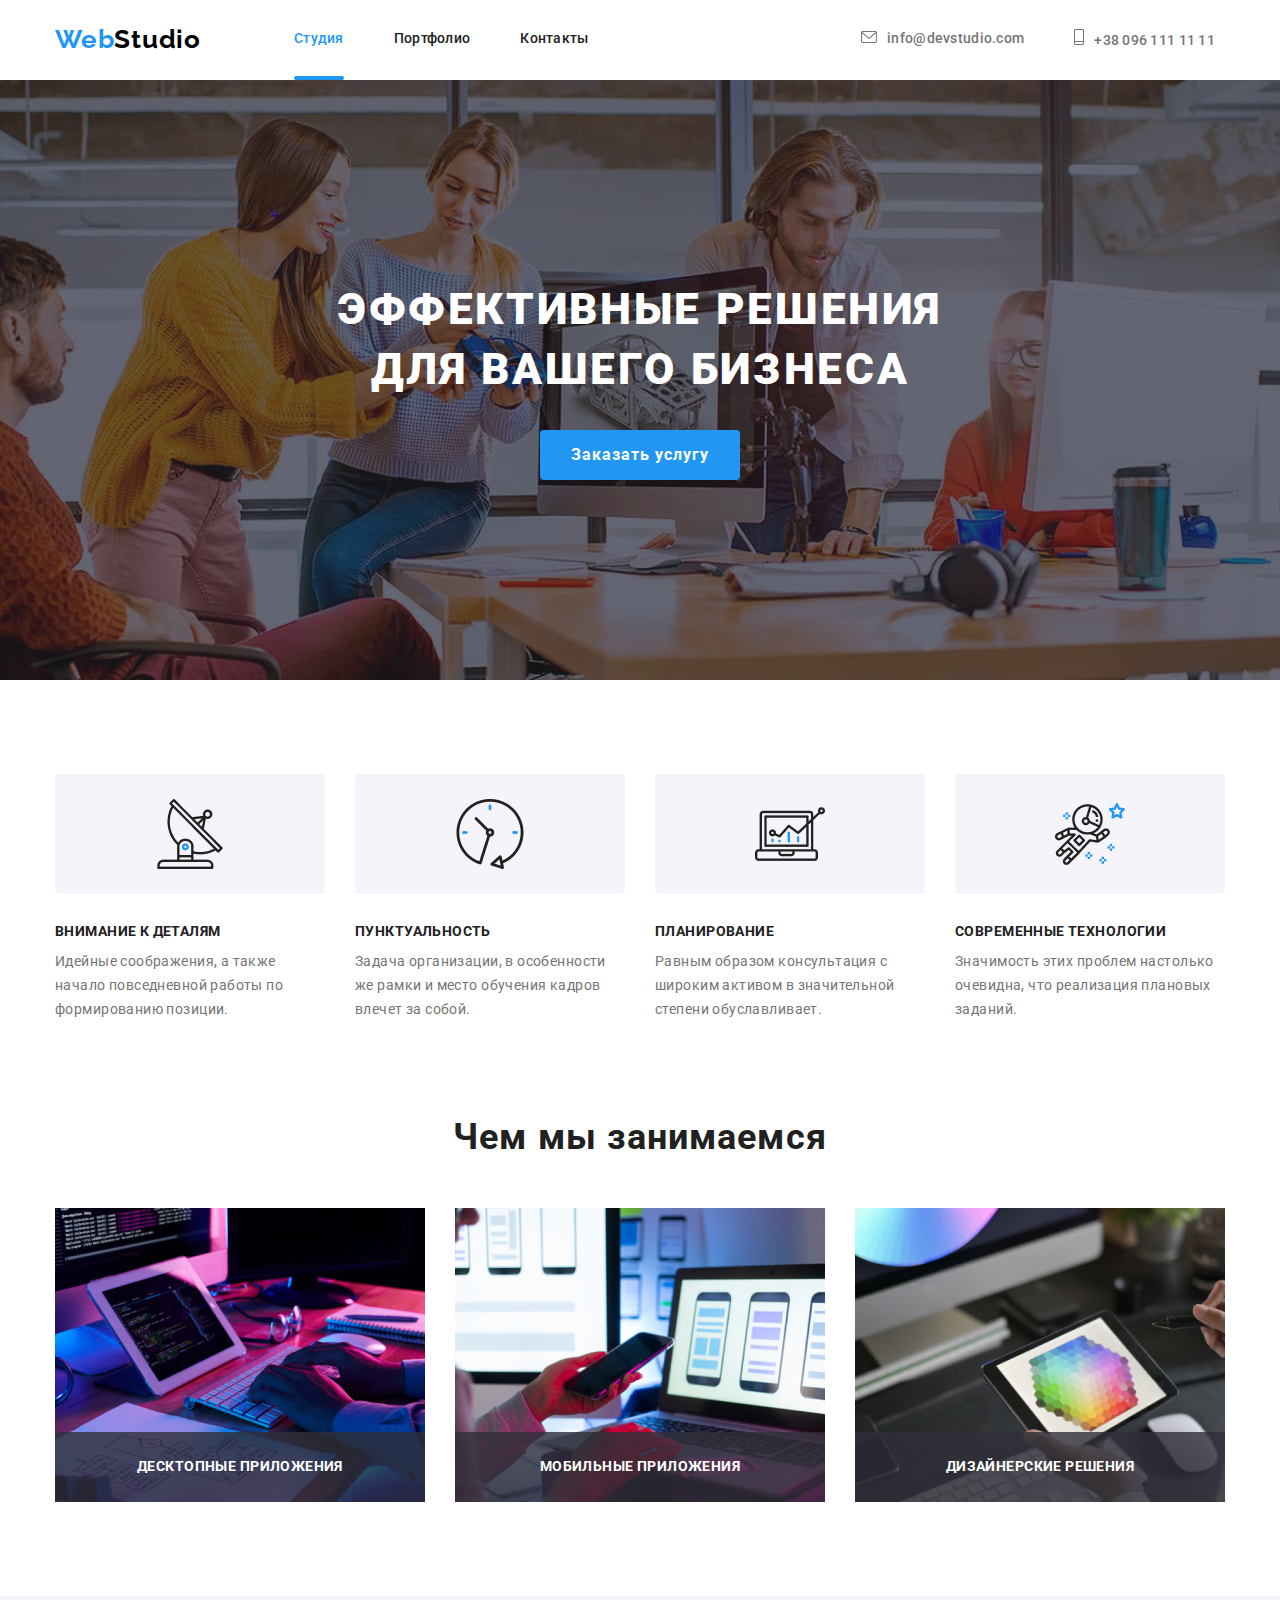
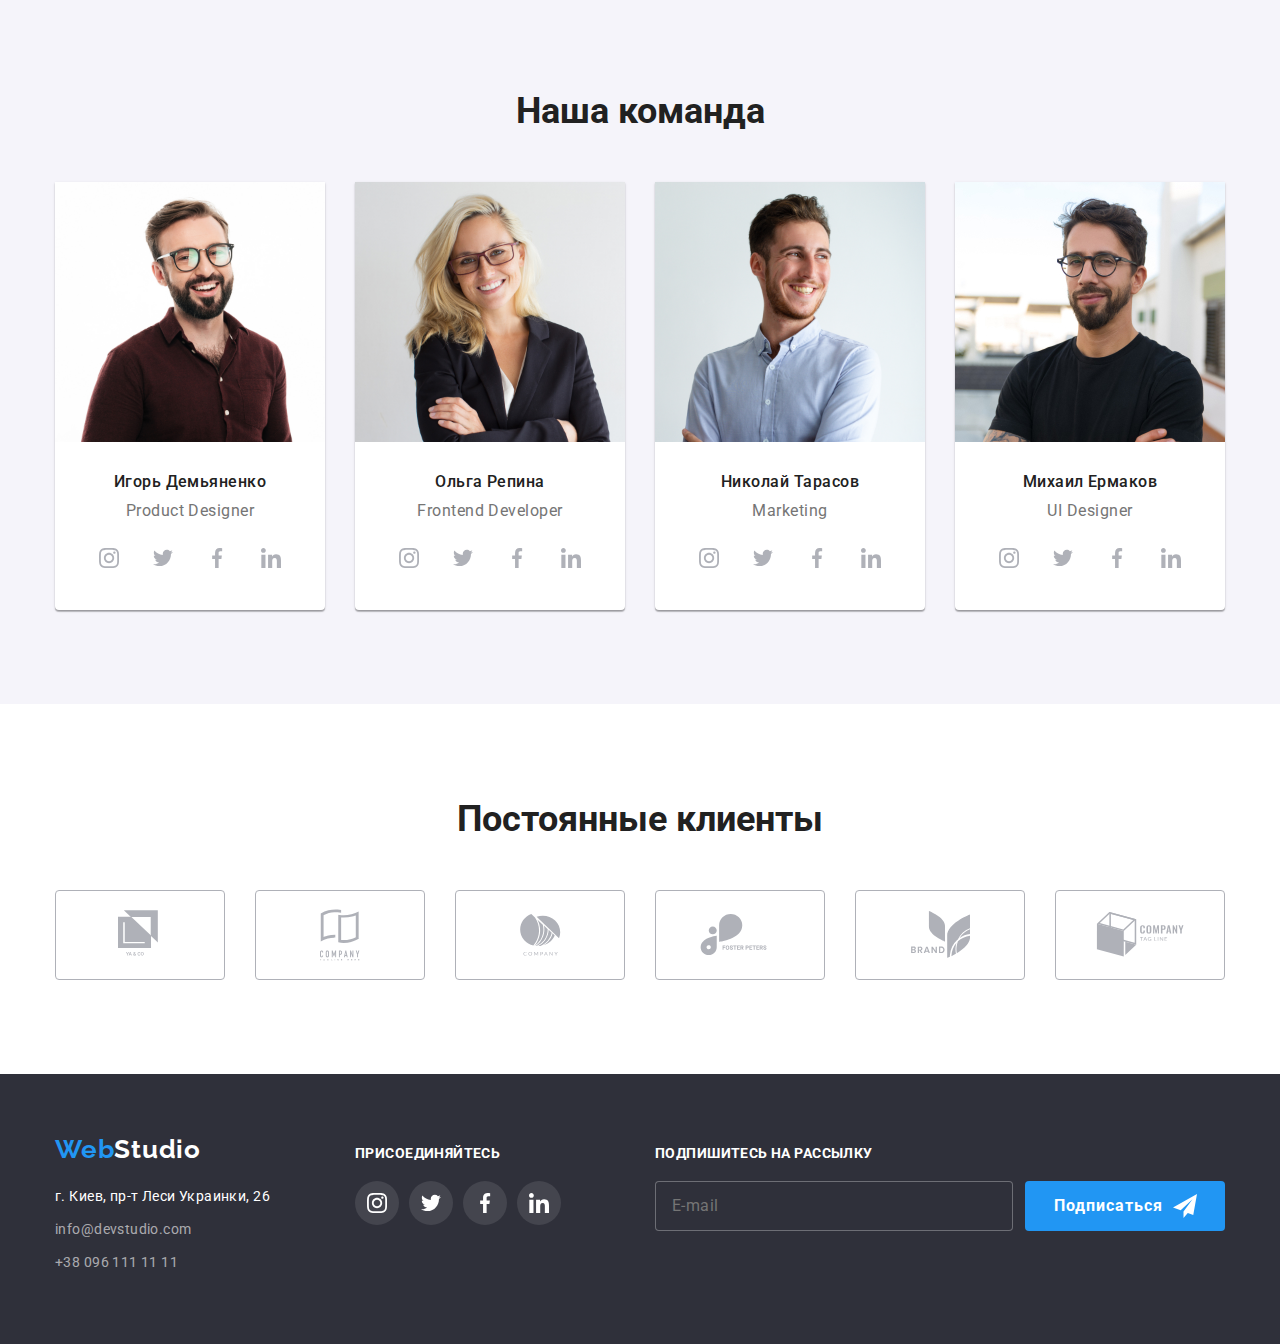
<file: index.html>
<!DOCTYPE html>
<html lang="en">
    <head>
        <meta charset="UTF-8" />
        <meta name="viewport" content="width=device-width, initial-scale=1.0" />
        <title>WebStudio</title>
        <link
            href="https://fonts.googleapis.com/css2?family=Raleway:wght@700&family=Roboto:wght@400;500;700;900&display=swap"
            rel="stylesheet"
        />
        <link
            rel="stylesheet"
            href="https://cdnjs.cloudflare.com/ajax/libs/modern-normalize/1.0.0/modern-normalize.min.css"
        />
        <link rel="stylesheet" href="./css/main.min.css" />
    </head>
    <body>
        <header class="page-header">
            <div class="container main-nav">
                <nav class="nav-nav">
                    <a href="./index.html" class="logo">Web<span class="logospan">Studio</span></a>
                    <ul class="site-nav">
                        <li class="site-nav-item"><a href="./index.html" class="link current">Студия</a></li>
                        <li class="site-nav-item"><a href="./portfolio.html" class="link">Портфолио</a></li>
                        <li class="site-nav-item"><a href="" class="link">Контакты</a></li>
                    </ul>
                </nav>

                <ul class="upper-contacts">
                    <li class="item">
                        <a href="mailto:info@devstudio.com" class="upper-contacts-item"
                            ><svg class="upper-contacts-svg-one upper-contacts-svg">
                                <use href="./images/sprite.svg#envelope"></use></svg
                            >info@devstudio.com</a
                        >
                    </li>
                    <li class="item">
                        <a href="tel:+380961111111" class="upper-contacts-item">
                            <svg class="upper-contacts-svg-two upper-contacts-svg">
                                <use href="./images/sprite.svg#phone"></use></svg
                            >+38 096 111 11 11</a
                        >
                    </li>
                </ul>
            </div>
        </header>

        <main>
            <section class="hero">
                <div class="container">
                    <h1 class="herotitle">
                        Эффективные решения <br />
                        для вашего бизнеса
                    </h1>
                    <button class="herobutton" type="button" data-modal-open>Заказать услугу</button>
                    <div class="backdrop is-hidden" data-modal>
                        <div class="modal">
                            <button class="btn-close" data-modal-close>
                                <svg class="close-btn-svg">
                                    <use href="./images/sprite.svg#btnclose"></use>
                                </svg>
                            </button>
                            <div class="fieldset">
                                <p class="service-header">Оставьте свои данные, мы вам перезвоним</p>
                                <form class="service-order">
                                    <div class="form-field">
                                        <label class="field-label" for="name">Имя</label>

                                        <input type="text" name="name" id="name" class="field" />
                                        <svg class="service-order-svg">
                                            <use href="./images/sprite.svg#person-black-1"></use>
                                        </svg>
                                    </div>
                                    <div class="form-field">
                                        <label class="field-label" for="tel">Телефон</label>
                                        <input type="tel" name="tel" id="tel" class="field" />
                                        <svg class="service-order-svg">
                                            <use href="./images/sprite.svg#phone-black-1"></use>
                                        </svg>
                                    </div>

                                    <div class="form-field">
                                        <label class="field-label">Почта</label>
                                        <input type="mail" name="mail" id="mail" class="field" />
                                        <svg class="service-order-svg">
                                            <use href="./images/sprite.svg#envelope2-1"></use>
                                        </svg>
                                    </div>

                                    <div class="form-field">
                                        <label class="field-label">Комментарий</label>
                                        <textarea
                                            class="text-area"
                                            name="comment"
                                            id="comment"
                                            rows="6"
                                            placeholder="Введите текст"
                                        ></textarea>
                                    </div>
                                    <div class="form-field checkbox-text">
                                        <label class="check">
                                            <input class="check-input" type="checkbox" name="checkbox" />
                                            <span class="checkbox-check"></span>
                                            <span class="policy">
                                                Соглашаюсь с рассылкой и принимаю
                                                <a
                                                    class="conditions-link"
                                                    href="#"
                                                    target="_blank"
                                                    rel="noopener noreferer"
                                                    >Условия договора</a
                                                >
                                            </span>
                                        </label>
                                    </div>

                                    <button class="service-order-btn" type="submit">Отправить</button>
                                </form>
                            </div>
                        </div>
                    </div>
                </div>
            </section>
            <section class="description">
                <div class="container">
                    <ul class="description-list">
                        <li class="description-item details-attention">
                            <h3 class="desctitle">Внимание к деталям</h3>
                            <p class="desctext">
                                Идейные соображения, а также начало повседневной работы по формированию позиции.
                            </p>
                        </li>
                        <li class="description-item being-ontime">
                            <h3 class="desctitle">Пунктуальность</h3>
                            <p class="desctext">
                                Задача организации, в особенности же рамки и место обучения кадров влечет за собой.
                            </p>
                        </li>
                        <li class="description-item planning">
                            <h3 class="desctitle">Планирование</h3>
                            <p class="desctext">
                                Равным образом консультация с широким активом в значительной степени обуславливает.
                            </p>
                        </li>
                        <li class="description-item technologies">
                            <h3 class="desctitle">Современные технологии</h3>
                            <p class="desctext">
                                Значимость этих проблем настолько очевидна, что реализация плановых заданий.
                            </p>
                        </li>
                    </ul>
                </div>
            </section>
            <section class="function">
                <div class="container">
                    <h2 class="functitle">Чем мы занимаемся</h2>
                    <ul class="functitle-list">
                        <li class="functitle-list-item">
                            <div class="what-we-do">
                                <img src="./images/box1.jpg" width="370" height="294" alt="img1" />
                                <p class="what-we-do-header">Десктопные приложения</p>
                            </div>
                        </li>
                        <li class="functitle-list-item">
                            <div class="what-we-do">
                                <img src="./images/box2.jpg" width="370" height="294" alt="img2" />
                                <p class="what-we-do-header">Мобильные приложения</p>
                            </div>
                        </li>
                        <li class="functitle-list-item">
                            <div class="what-we-do">
                                <img src="./images/box3.jpg" width="370" height="294" alt="img3" />
                                <p class="what-we-do-header">Дизайнерские решения</p>
                            </div>
                        </li>
                    </ul>
                </div>
            </section>
            <section class="team">
                <div class="container">
                    <h2 class="teamheader">Наша команда</h2>
                    <ul class="flex-container">
                        <li class="flex-item">
                            <img src="./images/img1.jpg" width="270" height="260" alt="Игорь Демьяненко" />
                            <h5 class="teamitem">Игорь Демьяненко</h5>
                            <p class="itemposition">Product Designer</p>
                            <ul class="list-social-icons">
                                <li class="social-icons-item">
                                    <a
                                        class="social-icons-link"
                                        href="https://instagram.com/"
                                        target="_blank"
                                        rel="noopener noreferer"
                                        aria-label="Instagram"
                                    >
                                        <svg class="social-icons-svg">
                                            <use href="./images/sprite.svg#instagram"></use>
                                        </svg>
                                    </a>
                                </li>
                                <li class="social-icons-item">
                                    <a
                                        class="social-icons-link"
                                        href="https://twitter.com/"
                                        target="_blank"
                                        rel="noopener noreferer"
                                        aria-label="Twitter"
                                    >
                                        <svg class="social-icons-svg">
                                            <use href="./images/sprite.svg#twitter"></use>
                                        </svg>
                                    </a>
                                </li>
                                <li class="social-icons-item">
                                    <a
                                        class="social-icons-link"
                                        href="https://facebook.com/"
                                        target="_blank"
                                        rel="noopener noreferer"
                                        aria-label="Facebook"
                                    >
                                        <svg class="social-icons-svg">
                                            <use href="./images/sprite.svg#facebook"></use>
                                        </svg>
                                    </a>
                                </li>
                                <li class="social-icons-item">
                                    <a
                                        class="social-icons-link"
                                        href="https://linkedin.com/"
                                        target="_blank"
                                        rel="noopener noreferer"
                                        aria-label="LinkedIn"
                                    >
                                        <svg class="social-icons-svg">
                                            <use href="./images/sprite.svg#linkedin"></use>
                                        </svg>
                                    </a>
                                </li>
                            </ul>
                        </li>
                        <li class="flex-item">
                            <img src="./images/img2.jpg" width="270" height="260" alt="Ольга Репина" />
                            <h5 class="teamitem">Ольга Репина</h5>
                            <p class="itemposition">Frontend Developer</p>
                            <ul class="list-social-icons">
                                <li class="social-icons-item">
                                    <a
                                        class="social-icons-link"
                                        href="https://instagram.com/"
                                        target="_blank"
                                        rel="noopener noreferer"
                                        aria-label="Instagram"
                                    >
                                        <svg class="social-icons-svg">
                                            <use href="./images/sprite.svg#instagram"></use>
                                        </svg>
                                    </a>
                                </li>
                                <li class="social-icons-item">
                                    <a
                                        class="social-icons-link"
                                        href="https://twitter.com/"
                                        target="_blank"
                                        rel="noopener noreferer"
                                        aria-label="Twitter"
                                    >
                                        <svg class="social-icons-svg">
                                            <use href="./images/sprite.svg#twitter"></use>
                                        </svg>
                                    </a>
                                </li>
                                <li class="social-icons-item">
                                    <a
                                        class="social-icons-link"
                                        href="https://facebook.com/"
                                        target="_blank"
                                        rel="noopener noreferer"
                                        aria-label="Facebook"
                                    >
                                        <svg class="social-icons-svg">
                                            <use href="./images/sprite.svg#facebook"></use>
                                        </svg>
                                    </a>
                                </li>
                                <li class="social-icons-item">
                                    <a
                                        class="social-icons-link"
                                        href="https://linkedin.com/"
                                        target="_blank"
                                        rel="noopener noreferer"
                                        aria-label="LinkedIn"
                                    >
                                        <svg class="social-icons-svg">
                                            <use href="./images/sprite.svg#linkedin"></use>
                                        </svg>
                                    </a>
                                </li>
                            </ul>
                        </li>
                        <li class="flex-item">
                            <img src="./images/img3.jpg" width="270" height="260" alt="Николай Тарасов" />
                            <h5 class="teamitem">Николай Тарасов</h5>
                            <p class="itemposition">Marketing</p>
                            <ul class="list-social-icons">
                                <li class="social-icons-item">
                                    <a
                                        class="social-icons-link"
                                        href="https://instagram.com/"
                                        target="_blank"
                                        rel="noopener noreferer"
                                        aria-label="Instagram"
                                    >
                                        <svg class="social-icons-svg">
                                            <use href="./images/sprite.svg#instagram"></use>
                                        </svg>
                                    </a>
                                </li>
                                <li class="social-icons-item">
                                    <a
                                        class="social-icons-link"
                                        href="https://twitter.com/"
                                        target="_blank"
                                        rel="noopener noreferer"
                                        aria-label="Twitter"
                                    >
                                        <svg class="social-icons-svg">
                                            <use href="./images/sprite.svg#twitter"></use>
                                        </svg>
                                    </a>
                                </li>
                                <li class="social-icons-item">
                                    <a
                                        class="social-icons-link"
                                        href="https://facebook.com/"
                                        target="_blank"
                                        rel="noopener noreferer"
                                        aria-label="Facebook"
                                    >
                                        <svg class="social-icons-svg">
                                            <use href="./images/sprite.svg#facebook"></use>
                                        </svg>
                                    </a>
                                </li>
                                <li class="social-icons-item">
                                    <a
                                        class="social-icons-link"
                                        href="https://linkedin.com/"
                                        target="_blank"
                                        rel="noopener noreferrer"
                                        aria-label="LinkedIn"
                                    >
                                        <svg class="social-icons-svg">
                                            <use href="./images/sprite.svg#linkedin"></use>
                                        </svg>
                                    </a>
                                </li>
                            </ul>
                        </li>
                        <li class="flex-item">
                            <img src="./images/img4.jpg" width="270" height="260" alt="Михаил Ермаков" />
                            <h5 class="teamitem">Михаил Ермаков</h5>
                            <p class="itemposition">UI Designer</p>
                            <ul class="list-social-icons">
                                <li class="social-icons-item">
                                    <a
                                        class="social-icons-link"
                                        href="https://instagram.com/"
                                        target="_blank"
                                        rel="noopener noreferer"
                                        aria-label="Instagram"
                                    >
                                        <svg class="social-icons-svg">
                                            <use href="./images/sprite.svg#instagram"></use>
                                        </svg>
                                    </a>
                                </li>
                                <li class="social-icons-item">
                                    <a
                                        class="social-icons-link"
                                        href="https://twitter.com/"
                                        target="_blank"
                                        rel="noopener noreferer"
                                        aria-label="Twitter"
                                    >
                                        <svg class="social-icons-svg">
                                            <use href="./images/sprite.svg#twitter"></use>
                                        </svg>
                                    </a>
                                </li>
                                <li class="social-icons-item">
                                    <a
                                        class="social-icons-link"
                                        href="https://facebook.com/"
                                        target="_blank"
                                        rel="noopener noreferer"
                                        aria-label="Facebook"
                                    >
                                        <svg class="social-icons-svg">
                                            <use href="./images/sprite.svg#facebook"></use>
                                        </svg>
                                    </a>
                                </li>
                                <li class="social-icons-item">
                                    <a
                                        class="social-icons-link"
                                        href="https://linkedin.com/"
                                        target="_blank"
                                        rel="noopener noreferer"
                                        aria-label="LinkedIn"
                                    >
                                        <svg class="social-icons-svg">
                                            <use href="./images/sprite.svg#linkedin"></use>
                                        </svg>
                                    </a>
                                </li>
                            </ul>
                        </li>
                    </ul>
                </div>
            </section>
            <section class="clients">
                <div class="container clients-container-list">
                    <h2 class="clients-header">Постоянные клиенты</h2>
                    <ul class="constant-clients-list">
                        <li class="constant-clients-list-a">
                            <a href class="constant-clients-list-item">
                                <svg class="clients-examples-svg" width="44" height="49">
                                    <use href="./images/sprite.svg#logo1"></use>
                                </svg>
                            </a>
                        </li>
                        <li class="constant-clients-list-a">
                            <a href class="constant-clients-list-item">
                                <svg class="clients-examples-svg" width="40" height="52">
                                    <use href="./images/sprite.svg#logo2"></use>
                                </svg>
                            </a>
                        </li>
                        <li class="constant-clients-list-a">
                            <a href class="constant-clients-list-item">
                                <svg class="clients-examples-svg" width="41" height="42">
                                    <use href="./images/sprite.svg#logo3"></use>
                                </svg>
                            </a>
                        </li>
                        <li class="constant-clients-list-a">
                            <a href class="constant-clients-list-item">
                                <svg class="clients-examples-svg" width="80" height="42">
                                    <use href="./images/sprite.svg#logo4"></use>
                                </svg>
                            </a>
                        </li>
                        <li class="constant-clients-list-a">
                            <a href class="constant-clients-list-item">
                                <svg class="clients-examples-svg" width="59" height="47">
                                    <use href="./images/sprite.svg#logo5"></use>
                                </svg>
                            </a>
                        </li>
                        <li class="constant-clients-list-a">
                            <a href class="constant-clients-list-item">
                                <svg class="clients-examples-svg" width="89" height="45">
                                    <use href="./images/sprite.svg#logo6"></use>
                                </svg>
                            </a>
                        </li>
                    </ul>
                </div>
            </section>
        </main>
        <footer class="footer">
            <div class="container footer-div-box">
                <div class="footer-widget contact-info">
                    <a href="/" class="footerlogo">Web<span class="footerlogospan">Studio</span></a>
                    <ul class="footer-list">
                        <li class="footer-list-item">
                            <address class="footer-address">г. Киев, пр-т Леси Украинки, 26</address>
                        </li>
                        <li class="footer-list-item">
                            <a href="mailto:info@devstudio.com" class="footer-mail">info@devstudio.com</a>
                        </li>
                        <li class="footer-list-item">
                            <a href="tel:+380961111111" class="footer-tel">+38 096 111 11 11</a>
                        </li>
                    </ul>
                </div>
                <div class="footer-widget join-us">
                    <p class="join-us-header">Присоединяйтесь</p>
                    <ul class="list-footer-social-icons">
                        <li class="footer-social-icons-item">
                            <a
                                class="footer-social-icons-link"
                                href="https://instagram.com/"
                                target="_blank"
                                rel="noopener noreferer"
                                aria-label="Instagram"
                            >
                                <svg class="footer-social-icons-svg">
                                    <use href="./images/sprite.svg#instagram"></use>
                                </svg>
                            </a>
                        </li>
                        <li class="footer-social-icons-item">
                            <a
                                class="footer-social-icons-link"
                                href="https://twitter.com/"
                                target="_blank"
                                rel="noopener noreferer"
                                aria-label="Twitter"
                            >
                                <svg class="footer-social-icons-svg">
                                    <use href="./images/sprite.svg#twitter"></use>
                                </svg>
                            </a>
                        </li>
                        <li class="footer-social-icons-item">
                            <a
                                class="footer-social-icons-link"
                                href="https://facebook.com/"
                                target="_blank"
                                rel="noopener noreferer"
                                aria-label="Facebook"
                            >
                                <svg class="footer-social-icons-svg">
                                    <use href="./images/sprite.svg#facebook"></use>
                                </svg>
                            </a>
                        </li>
                        <li class="footer-social-icons-item">
                            <a
                                class="footer-social-icons-link"
                                href="https://linkedin.com/"
                                target="_blank"
                                rel="noopener noreferer"
                                aria-label="LinkedIn"
                            >
                                <svg class="footer-social-icons-svg">
                                    <use href="./images/sprite.svg#linkedin"></use>
                                </svg>
                            </a>
                        </li>
                    </ul>
                </div>
                <div class="subscribe">
                    <p class="subscribe-to-us">Подпишитесь на рассылку</p>

                    <form>
                        <input class="subscr-mail" type="email" name="e-mail" placeholder="E-mail" />
                        <button class="subscr-btn" type="submit">
                            Подписаться<svg class="subscr-btn-arrow-svg">
                                <use href="./images/sprite.svg#icon-send-1"></use>
                            </svg>
                        </button>
                    </form>
                </div>
            </div>
        </footer>
        <script src="./js/modal.js"></script>
    </body>
</html>
</file>
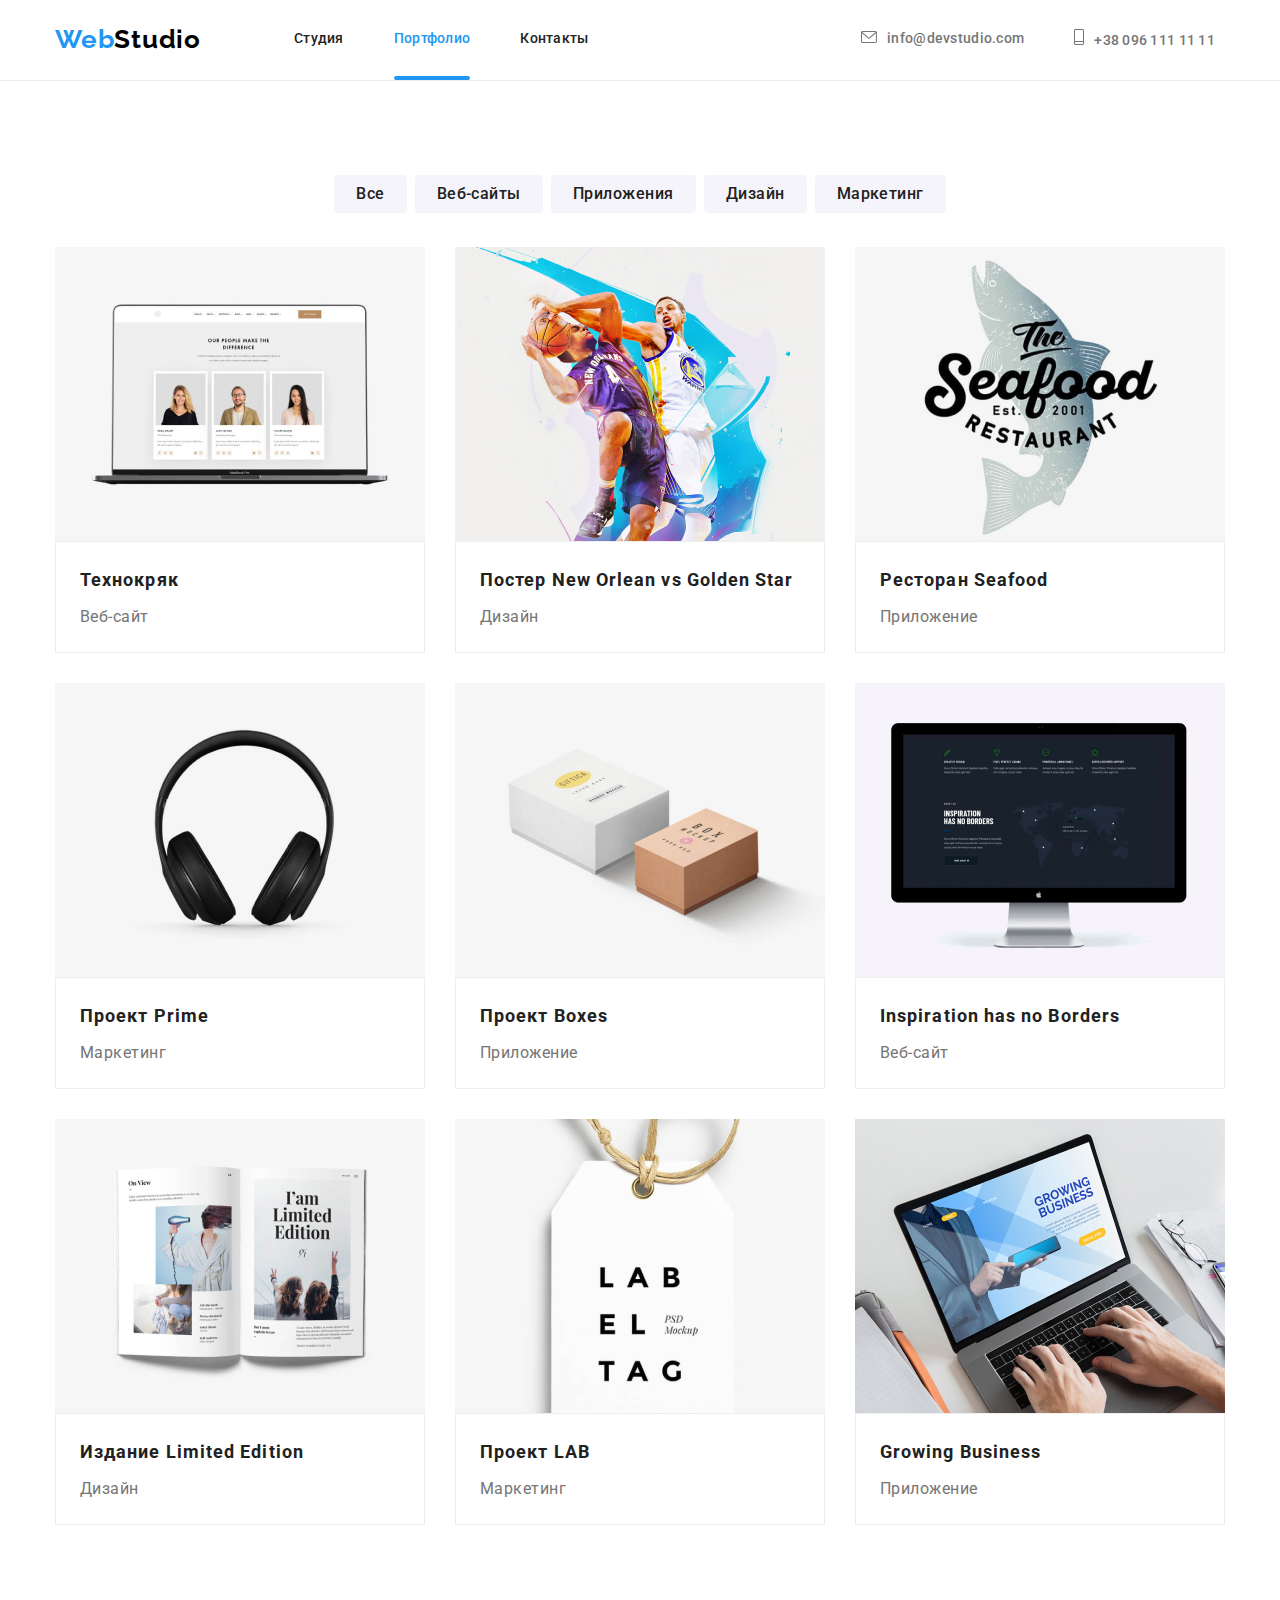
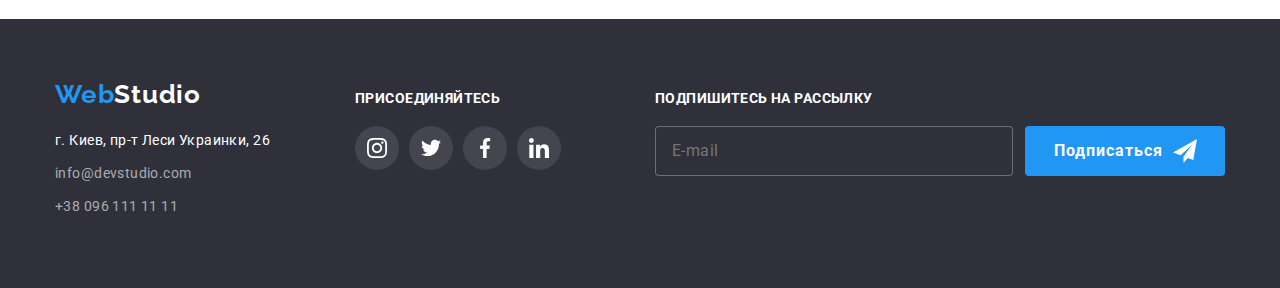
<file: portfolio.html>
<!DOCTYPE html>
<html lang="en">
    <head>
        <meta charset="UTF-8" />
        <meta name="viewport" content="width=device-width, initial-scale=1.0" />
        <title>Portfolio</title>
        <link
            href="https://fonts.googleapis.com/css2?family=Raleway:wght@700&family=Roboto:wght@400;500;700;900&display=swap"
            rel="stylesheet"
        />
        <link
            rel="stylesheet"
            href="https://cdnjs.cloudflare.com/ajax/libs/modern-normalize/1.0.0/modern-normalize.min.css"
        />
        <link rel="stylesheet" href="./css/main.min.css" />
    </head>
    <body>
        <header class="page-header border-bottom">
            <div class="container main-nav">
                <nav class="nav-nav">
                    <a href="./index.html" class="logo">Web<span class="logospan">Studio</span></a>
                    <ul class="site-nav">
                        <li class="site-nav-item"><a href="./index.html" class="link">Студия</a></li>
                        <li class="site-nav-item"><a href="" class="link current">Портфолио</a></li>
                        <li class="site-nav-item"><a href="" class="link">Контакты</a></li>
                    </ul>
                </nav>
                <ul class="upper-contacts">
                    <li class="item">
                        <a href="mailto:info@devstudio.com" class="upper-contacts-item"
                            ><svg class="upper-contacts-svg-one upper-contacts-svg">
                                <use href="./images/sprite.svg#envelope"></use></svg
                            >info@devstudio.com</a
                        >
                    </li>
                    <li class="item">
                        <a href="tel:+380961111111" class="upper-contacts-item">
                            <svg class="upper-contacts-svg-two upper-contacts-svg">
                                <use href="./images/sprite.svg#phone"></use></svg
                            >+38 096 111 11 11</a
                        >
                    </li>
                </ul>
            </div>
        </header>
        <main>
            <section class="ourprojects">
                <div class="container">
                    <h1></h1>
                    <ul class="project-button-group">
                        <li class="project-button-item">
                            <button class="projectbutton" type="button">Все</button>
                        </li>
                        <li class="project-button-item">
                            <button class="projectbutton" type="button">Веб-сайты</button>
                        </li>
                        <li class="project-button-item">
                            <button class="projectbutton" type="button">Приложения</button>
                        </li>
                        <li class="project-button-item">
                            <button class="projectbutton" type="button">Дизайн</button>
                        </li>
                        <li class="project-button-item">
                            <button class="projectbutton" type="button">Маркетинг</button>
                        </li>
                    </ul>

                    <ul class="projects-info">
                        <li class="project-info-item">
                            <a class="project-box-link" target="_blank" rel="noopener noreferer" href="#">
                                <div class="project-img-box">
                                    <img src="./images/img5.jpg" width="370" height="294" alt="" />
                                    <p class="project-box-desc">
                                        Технокряк это современная площадка распространения коронавируса. Компании
                                        используют эту платформу для цифрового шпионажа и атак на защищённые сервера
                                        конкурентов.
                                    </p>
                                </div>
                                <div class="project-info-box">
                                    <h5 class="projecthead">Технокряк</h5>
                                    <p class="projectdesc">Веб-сайт</p>
                                </div>
                            </a>
                        </li>
                        <li class="project-info-item">
                            <a class="project-box-link" target="_blank" rel="noopener noreferer" href="#">
                                <div class="project-img-box">
                                    <img src="./images/img6.jpg" width="370" height="294" alt="" />
                                    <p class="project-box-desc">
                                        Технокряк это современная площадка распространения коронавируса. Компании
                                        используют эту платформу для цифрового шпионажа и атак на защищённые сервера
                                        конкурентов.
                                    </p>
                                </div>
                                <div class="project-info-box">
                                    <h5 class="projecthead">Постер New Orlean vs Golden Star</h5>
                                    <p class="projectdesc">Дизайн</p>
                                </div>
                            </a>
                        </li>
                        <li class="project-info-item">
                            <a class="project-box-link" target="_blank" rel="noopener noreferer" href="#">
                                <div class="project-img-box">
                                    <img src="./images/img7.jpg" width="370" height="294" alt="" />
                                    <p class="project-box-desc">
                                        Технокряк это современная площадка распространения коронавируса. Компании
                                        используют эту платформу для цифрового шпионажа и атак на защищённые сервера
                                        конкурентов.
                                    </p>
                                </div>
                                <div class="project-info-box">
                                    <h5 class="projecthead">Ресторан Seafood</h5>
                                    <p class="projectdesc">Приложение</p>
                                </div>
                            </a>
                        </li>
                        <li class="project-info-item">
                            <a class="project-box-link" target="_blank" rel="noopener noreferer" href="#">
                                <div class="project-img-box">
                                    <img src="./images/img8.jpg" width="370" height="294" alt="" />
                                    <p class="project-box-desc">
                                        Технокряк это современная площадка распространения коронавируса. Компании
                                        используют эту платформу для цифрового шпионажа и атак на защищённые сервера
                                        конкурентов.
                                    </p>
                                </div>
                                <div class="project-info-box">
                                    <h5 class="projecthead">Проект Prime</h5>
                                    <p class="projectdesc">Маркетинг</p>
                                </div>
                            </a>
                        </li>
                        <li class="project-info-item">
                            <a class="project-box-link" target="_blank" rel="noopener noreferer" href="#">
                                <div class="project-img-box">
                                    <img src="./images/img9.jpg" width="370" height="294" alt="" />
                                    <p class="project-box-desc">
                                        Технокряк это современная площадка распространения коронавируса. Компании
                                        используют эту платформу для цифрового шпионажа и атак на защищённые сервера
                                        конкурентов.
                                    </p>
                                </div>
                                <div class="project-info-box">
                                    <h5 class="projecthead">Проект Boxes</h5>
                                    <p class="projectdesc">Приложение</p>
                                </div>
                            </a>
                        </li>
                        <li class="project-info-item">
                            <a class="project-box-link" target="_blank" rel="noopener noreferer" href="#">
                                <div class="project-img-box">
                                    <img src="./images/img10.jpg" width="370" height="294" alt="" />
                                    <p class="project-box-desc">
                                        Технокряк это современная площадка распространения коронавируса. Компании
                                        используют эту платформу для цифрового шпионажа и атак на защищённые сервера
                                        конкурентов.
                                    </p>
                                </div>
                                <div class="project-info-box">
                                    <h5 class="projecthead">Inspiration has no Borders</h5>
                                    <p class="projectdesc">Веб-сайт</p>
                                </div>
                            </a>
                        </li>
                        <li class="project-info-item">
                            <a class="project-box-link" target="_blank" rel="noopener noreferer" href="#">
                                <div class="project-img-box">
                                    <img src="./images/img11.jpg" width="370" height="294" alt="" />
                                    <p class="project-box-desc">
                                        Технокряк это современная площадка распространения коронавируса. Компании
                                        используют эту платформу для цифрового шпионажа и атак на защищённые сервера
                                        конкурентов.
                                    </p>
                                </div>
                                <div class="project-info-box">
                                    <h5 class="projecthead">Издание Limited Edition</h5>
                                    <p class="projectdesc">Дизайн</p>
                                </div>
                            </a>
                        </li>
                        <li class="project-info-item">
                            <a class="project-box-link" target="_blank" rel="noopener noreferer" href="#">
                                <div class="project-img-box">
                                    <img src="./images/img12.jpg" width="370" height="294" alt="" />
                                    <p class="project-box-desc">
                                        Технокряк это современная площадка распространения коронавируса. Компании
                                        используют эту платформу для цифрового шпионажа и атак на защищённые сервера
                                        конкурентов.
                                    </p>
                                </div>
                                <div class="project-info-box">
                                    <h5 class="projecthead">Проект LAB</h5>
                                    <p class="projectdesc">Маркетинг</p>
                                </div>
                            </a>
                        </li>
                        <li class="project-info-item">
                            <a class="project-box-link" target="_blank" rel="noopener noreferer" href="#">
                                <div class="project-img-box">
                                    <img src="./images/img13.jpg" width="370" height="294" alt="" />
                                    <p class="project-box-desc">
                                        Технокряк это современная площадка распространения коронавируса. Компании
                                        используют эту платформу для цифрового шпионажа и атак на защищённые сервера
                                        конкурентов.
                                    </p>
                                </div>
                                <div class="project-info-box">
                                    <h5 class="projecthead">Growing Business</h5>
                                    <p class="projectdesc">Приложение</p>
                                </div>
                            </a>
                        </li>
                    </ul>
                </div>
            </section>
        </main>
        <footer class="footer">
            <div class="container footer-div-box">
                <div class="footer-widget contact-info">
                    <a href="/" class="footerlogo">Web<span class="footerlogospan">Studio</span></a>
                    <ul class="footer-list">
                        <li class="footer-list-item">
                            <address class="footer-address">г. Киев, пр-т Леси Украинки, 26</address>
                        </li>
                        <li class="footer-list-item">
                            <a href="mailto:info@devstudio.com" class="footer-mail">info@devstudio.com</a>
                        </li>
                        <li class="footer-list-item">
                            <a href="tel:+380961111111" class="footer-tel">+38 096 111 11 11</a>
                        </li>
                    </ul>
                </div>
                <div class="footer-widget join-us">
                    <p class="join-us-header">Присоединяйтесь</p>
                    <ul class="list-footer-social-icons">
                        <li class="footer-social-icons-item">
                            <a
                                class="footer-social-icons-link"
                                href="https://instagram.com/"
                                target="_blank"
                                rel="noopener noreferer"
                                aria-label="Instagram"
                            >
                                <svg class="footer-social-icons-svg">
                                    <use href="./images/sprite.svg#instagram"></use>
                                </svg>
                            </a>
                        </li>
                        <li class="footer-social-icons-item">
                            <a
                                class="footer-social-icons-link"
                                href="https://twitter.com/"
                                target="_blank"
                                rel="noopener noreferer"
                                aria-label="Twitter"
                            >
                                <svg class="footer-social-icons-svg">
                                    <use href="./images/sprite.svg#twitter"></use>
                                </svg>
                            </a>
                        </li>
                        <li class="footer-social-icons-item">
                            <a
                                class="footer-social-icons-link"
                                href="https://facebook.com/"
                                target="_blank"
                                rel="noopener noreferer"
                                aria-label="Facebook"
                            >
                                <svg class="footer-social-icons-svg">
                                    <use href="./images/sprite.svg#facebook"></use>
                                </svg>
                            </a>
                        </li>
                        <li class="footer-social-icons-item">
                            <a
                                class="footer-social-icons-link"
                                href="https://linkedin.com/"
                                target="_blank"
                                rel="noopener noreferer"
                                aria-label="LinkedIn"
                            >
                                <svg class="footer-social-icons-svg">
                                    <use href="./images/sprite.svg#linkedin"></use>
                                </svg>
                            </a>
                        </li>
                    </ul>
                </div>
                <div class="subscribe">
                    <p class="subscribe-to-us">Подпишитесь на рассылку</p>

                    <form>
                        <input class="subscr-mail" type="email" name="e-mail" placeholder="E-mail" />
                        <button class="subscr-btn" type="submit">
                            Подписаться<svg class="subscr-btn-arrow-svg">
                                <use href="./images/sprite.svg#icon-send-1"></use>
                            </svg>
                        </button>
                    </form>
                </div>
            </div>
        </footer>
    </body>
</html>
</file>
<file: css/main.min.css>
html{box-sizing:border-box}body{font-family:Roboto, sans-serif;font-style:normal;font-weight:normal}*,*::before,*::after{box-sizing:inherit}a{text-decoration:none}.list{padding:0;margin:0;list-style:none}.container{width:1200px;padding-left:15px;padding-right:15px;margin-right:auto;margin-left:auto}h1,h2,h3,h4,h5,p{margin-top:0;margin-bottom:0}img{display:block;max-width:100%;height:auto}ul{list-style-type:none}.page-header{padding-bottom:25px;padding-top:24px}.border-bottom{border-bottom:1px solid #ececec}.main-nav{display:flex;width:1200px;align-items:center;padding-left:15px;padding-right:15px;margin:0 auto}.site-nav{display:flex;margin-top:0;margin-bottom:0;margin-right:-50px}.site-nav .link{display:block;font-weight:500;font-size:14px;line-height:1.14;letter-spacing:0.02em;color:#212121;transition:250ms cubic-bezier(0.4, 0, 0.2, 1)}.site-nav .link:hover,.site-nav .link:focus{color:#2196f3}.site-nav .link.current{color:#2196f3;position:relative;transition:5s cubic-bezier(0.4, 0, 0.2, 1)}.site-nav .current::after{content:"";display:block;width:100%;height:4px;margin-top:28.6px;background-color:currentColor;border-radius:2px;position:absolute}.site-nav-item{flex-basis:calc(100% / 3 - 50px);margin-right:50px}.nav-nav{display:flex;align-items:center}.upper-contacts{display:flex;margin-left:auto;margin-top:0;margin-bottom:0}.upper-contacts .item+.item{margin-left:50px}.upper-contacts-svg{fill:#757575}.upper-contacts-item .upper-contacts-svg:hover{fill:#2196f3}.upper-contacts-svg-one{width:16px;height:12px}.upper-contacts-svg-two{width:10px;height:16px}.upper-contacts{margin-right:10px}.upper-contacts-item{font-weight:500;font-size:14px;line-height:16px;letter-spacing:0.02em;color:#757575;transition:250ms cubic-bezier(0.4, 0, 0.2, 1)}.upper-contacts-item:hover{color:#2196f3}.upper-contacts-svg{fill:currentColor;margin-right:10px}.logo{margin-right:53px;font-family:Raleway, sans-serif;font-style:normal;font-weight:bold;font-size:26px;line-height:1.19;letter-spacing:0.03em;transition:250ms cubic-bezier(0.4, 0, 0.2, 1);color:#2196f3}.logospan{color:black}.hero{background-color:#2f303a;background-image:linear-gradient(to right, rgba(47,48,58,0.4), rgba(47,48,58,0.4)),url("../images/hero-image.jpg");background-repeat:no-repeat;background-position:center;background-size:cover;margin-right:auto;margin-left:auto;align-items:center;max-width:1600px;height:600px;padding-top:200px;padding-bottom:200px}.herotitle{flex-wrap:wrap;margin-left:auto;margin-top:auto;margin-bottom:30px;margin-right:auto;padding-left:auto;padding-right:auto;font-weight:900;font-size:44px;line-height:1.36;text-align:center;letter-spacing:0.06em;text-transform:uppercase;color:#fff}.herobutton{display:block;margin:0 auto;border-radius:4px;min-width:200px;height:50px;text-align:center;background:#2196f3;font-weight:bold;font-size:16px;line-height:1.88;letter-spacing:0.06em;color:#fff;cursor:pointer;border:0;transition:250ms cubic-bezier(0.4, 0, 0.2, 1)}.herobutton:hover,.herobutton:focus{background:#fff;color:#2196f3}.backdrop{position:fixed;top:0;left:0;right:0;bottom:0;background-color:rgba(0,0,0,0.2);z-index:100;opacity:1;transition:250ms cubic-bezier(0.4, 0, 0.2, 1)}.backdrop.is-hidden{opacity:0;pointer-events:none;visibility:hidden}.modal{position:relative;top:50%;left:50%;transform:translate(-50%, -50%) scale(1);width:528px;height:581px;background-color:#fff;padding:40px;transition:250ms cubic-bezier(0.4, 0, 0.2, 1);box-shadow:0px 1px 3px rgba(0,0,0,0.12),0px 1px 1px rgba(0,0,0,0.14),0px 2px 1px rgba(0,0,0,0.2);border-radius:4px}.is-hidden .modal{transform:translate(-50%, 0%) scale(0.5)}.btn-close{position:absolute;top:8px;right:8px;width:30px;height:30px;border:1px solid rgba(0,0,0,0.1);border-radius:50%;background-color:#fff;background-color:transparent;background-repeat:no-repeat;background-position:center;cursor:pointer}.close-btn-svg{position:absolute;top:8px;right:8px;width:11px;height:11px;transition:250ms cubic-bezier(0.4, 0, 0.2, 1)}.btn-close:hover .close-btn-svg{fill:#2196f3}.fieldset{display:flex;flex-wrap:wrap}.service-header{margin:0 auto;margin-bottom:12px;font-weight:bold;font-size:20px;line-height:23px;text-align:center;letter-spacing:0.03em;color:#212121}.form-field::placeholder{text-transform:uppercase;color:rgba(117,117,117,0.5)}.field{margin-top:4px;width:100%;line-height:40px;padding-top:0;padding-bottom:0;padding-left:40px;margin-bottom:2px;border-width:1px;border-style:solid;border-color:rgba(33,33,33,0.2);border-radius:4px;cursor:pointer;transition:250ms cubic-bezier(0.4, 0, 0.2, 1);outline:none}.field:focus{border-color:#2196f3}.field:focus+.service-order-svg{fill:#2196f3}.field-label{font-size:12px;line-height:1.16;letter-spacing:0.01em;color:#757575}.field{position:relative}.service-order-svg{position:absolute;left:53px;transform:translateY(15px);display:inline-block;width:18px;height:18px;fill:#212121;transition:250ms cubic-bezier(0.4, 0, 0.2, 1)}.text-area{padding-left:16px;padding-right:16px;padding-top:13px;padding-bottom:11px;margin-top:4px;resize:none;width:448px;height:120px;font-size:14px;line-height:1.14;letter-spacing:0.01em;border-width:1px;border-style:solid;border-color:rgba(33,33,33,0.2);border-radius:4px;outline:none;transition:250ms cubic-bezier(0.4, 0, 0.2, 1)}.text-area::placeholder{font-size:14px;line-height:16px;letter-spacing:0.01em;color:rgba(117,117,117,0.5)}.text-area::placeholder:focus{border-color:#2196f3}.checkbox-text{margin-top:20px}.check{display:flex;justify-content:center;align-items:center}.check-input{position:absolute;width:1px;height:1px;margin:-1px;border:0;padding:0;white-space:nowrap;clip-path:inset(100%);clip:rect(0 0 0 0);overflow:hidden}.check-input:checked+.checkbox-check{border-color:transparent;background-color:#2196f3;background-image:url("../images/check-sign.svg");background-size:contain;background-origin:content-box;background-repeat:no-repeat;transition:50ms cubic-bezier(0.4, 0, 0.2, 1)}.policy{font-size:14px;line-height:1.71;letter-spacing:0.03em;color:#757575}.checkbox-check{display:inline-block;width:16px;height:15px;margin-right:7px;border:2px solid #212121;border-radius:2px}.conditions-link{font-size:14px;line-height:1.71;letter-spacing:0.03em;text-decoration-line:underline;color:#2196f3;transition:250ms cubic-bezier(0.4, 0, 0.2, 1)}.service-order-btn{position:relative;display:inline-flex;padding-top:10px;padding-bottom:10px;padding-left:56px;margin:0 auto;margin-top:30px;margin-left:125px;height:50px;min-width:200px;font-weight:bold;font-size:16px;line-height:1.87;align-items:center;text-align:center;letter-spacing:0.06em;color:#fff;background:#2196f3;border:0;border-radius:4px;box-shadow:0px 4px 4px rgba(0,0,0,0.15);cursor:pointer;transition:250ms cubic-bezier(0.4, 0, 0.2, 1)}.description{padding-top:94px;padding-bottom:94px}.description-list{display:flex;flex-wrap:wrap;margin-top:213px;align-items:center;width:1200px;align-items:center;padding-left:0;margin:0 auto;margin-right:-30px}.description-item{margin-right:30px;flex-basis:calc(100% / 4 - 30px);max-width:270px}.description-item::before{display:block;content:"";height:120px;background-repeat:no-repeat;background-position:center;background-color:#f5f4fa;border-radius:4px;margin-bottom:30px}.details-attention::before{background-image:url("../images/antenna1.png")}.being-ontime::before{background-image:url("../images/clock1.png")}.planning::before{background-image:url("../images/diagram1.png")}.technologies::before{background-image:url("../images/astronaut1.png")}.desctitle{margin-bottom:10px;font-weight:bold;font-size:14px;line-height:1.14;letter-spacing:0.03em;text-transform:uppercase;color:#212121}.desctext{font-size:14px;line-height:1.71;letter-spacing:0.03em;color:#757575}.function{padding-bottom:94px}.functitle{margin-bottom:50px;font-weight:bold;font-size:36px;line-height:1.17;text-align:center;letter-spacing:0.03em;color:#212121}.functitle-list{display:flex;flex-wrap:wrap;align-items:center;width:1200px;margin:0 auto;padding-left:0;margin-right:-30px}.functitle-list-item{max-width:370px;flex-basis:calc(100% / 3 - 30px);margin-right:30px}.what-we-do{position:relative}.what-we-do-header{position:absolute;flex-wrap:no-wrap;bottom:0;padding-top:27px;width:100%;height:70px;font-weight:bold;font-size:14px;line-height:1.14;text-align:center;letter-spacing:0.03em;text-transform:uppercase;color:#fff;background:rgba(47,48,58,0.8)}.flex-container{display:flex;flex-wrap:wrap;align-items:center;text-align:center;width:1200px;padding-left:0;padding-right:0;margin:0 auto;margin-right:-30px}.flex-item{max-width:270px;padding-bottom:30px;background-color:#fff;box-shadow:0px 1px 3px rgba(0,0,0,0.12),0px 1px 1px rgba(0,0,0,0.14),0px 2px 1px rgba(0,0,0,0.2);border-radius:0px 0px 4px 4px;margin-right:30px;flex-basis:calc(100% - 4 / 3)}.team{background-color:#f5f4fa;padding-bottom:94px;padding-top:94px}.teamheader{margin:0;margin-bottom:50px;text-align:center;font-weight:bold;font-size:36px;line-height:42px;text-align:center;letter-spacing:1.17;color:#212121}.teamitem{margin-top:30px;margin-bottom:10px;font-weight:500;font-size:16px;line-height:1.19;letter-spacing:0.03em;color:#212121}.itemposition{margin-top:0;margin-bottom:0;font-size:16px;line-height:1.19;letter-spacing:0.03em;color:#757575}.list-social-icons{display:flex;flex-wrap:wrap;margin:0 auto;margin-left:32px;margin-top:16px;align-items:center;padding-inline-start:0}.social-icons-link{display:flex;justify-content:center;align-items:center;width:44px;height:44px;background-color:#fff;border-radius:50%;transition:250ms cubic-bezier(0.4, 0, 0.2, 1)}.social-icons-link:hover,.social-icons-link:focus{background-color:#2196f3}.social-icons-link:hover .social-icons-svg,.social-icons-link:focus .social-icons-svg{fill:#fff}.social-icons-svg{width:20px;height:20px;fill:#afb1b8}.social-icons-item:not(:last-child){margin-right:10px}.clients{padding-bottom:94px;padding-top:94px}.clients-header{margin:0;margin-bottom:50px;text-align:center;font-weight:bold;font-size:36px;line-height:42px;text-align:center;letter-spacing:1.17;color:#212121}.constant-clients-list{display:flex;flex-wrap:wrap;justify-content:center;margin:0 auto;align-items:center;padding-inline-start:0;margin-right:-30px}.constant-clients-list-a{flex-basis:calc(100% / 6 - 30px);margin-right:30px}.constant-clients-list-item{display:flex;justify-content:center;align-items:center;width:170px;height:90px;border:1px solid #afb1b8;border-radius:4px;color:#afb1b8;transition:250ms cubic-bezier(0.4, 0, 0.2, 1)}.constant-clients-list-item:hover,.constant-clients-list-item:focus{border-color:#2196f3}.clients-examples-svg{fill:#afb1b8;transition:250ms cubic-bezier(0.4, 0, 0.2, 1)}.constant-clients-list-item:hover .clients-examples-svg,.constant-clients-list-item:focus .clients-examples-svg{fill:#2196f3;transition:250ms cubic-bezier(0.4, 0, 0.2, 1)}.footer{padding-top:60px;display:flex;flex-wrap:wrap;align-items:left;padding-top:60px;padding-bottom:60px;background-color:#2f303a}.footer-list{margin-top:20px;margin-bottom:0;margin-left:0;padding-left:0px}.footer-div-box{display:flex;flex-wrap:wrap;align-items:baseline}.footer-list-item{margin-bottom:9px}.footer-widget{min-width:270px;margin-right:30px}.footerlogo{margin-bottom:20px;font-family:Raleway, sans-serif;font-style:normal;font-weight:bold;font-size:26px;line-height:1.19;letter-spacing:0.03em;color:#2196f3;transition:250ms cubic-bezier(0.4, 0, 0.2, 1)}.footerlogospan{color:#fff}.footer-address{font-style:normal;font-size:14px;line-height:1.71;letter-spacing:0.03em;color:#fff}.footer-mail{margin-bottom:9px;font-size:14px;line-height:1.71;letter-spacing:0.03em;color:rgba(255,255,255,0.6);transition:250ms cubic-bezier(0.4, 0, 0.2, 1)}.footer-mail:hover{color:#2196f3}.footer-tel{margin-bottom:9px;font-size:14px;line-height:1.71;letter-spacing:0.03em;color:rgba(255,255,255,0.6);transition:250ms cubic-bezier(0.4, 0, 0.2, 1)}.footer-tel:hover{color:#2196f3}.join-us-header{display:flex;flex-wrap:wrap;margin:0 auto;margin-bottom:20px;font-weight:bold;font-size:14px;line-height:16px;letter-spacing:0.03em;text-transform:uppercase;color:#fff}.list-footer-social-icons{display:flex;flex-wrap:wrap;margin:0 auto;align-items:center;padding-left:0}.footer-social-icons-link{display:flex;justify-content:center;align-items:center;width:44px;height:44px;background-color:rgba(255,255,255,0.1);border-radius:50%;transition:250ms cubic-bezier(0.4, 0, 0.2, 1)}.footer-social-icons-link:hover .footer-social-icons-svg,.footer-social-icons-link:focus .footer-social-icons-svg{fill:#fff}.footer-social-icons-link:hover,.footer-social-icons-link:focus{background-color:#2196f3}.footer-social-icons-svg{width:20px;height:20px;fill:#fff}.footer-social-icons-item:not(:last-child){margin-right:10px}.subscribe-to-us{margin-bottom:20px;font-weight:bold;font-size:14px;line-height:16px;letter-spacing:0.03em;text-transform:uppercase;color:#fff}.subscr-mail{padding-top:15px;padding-bottom:15px;padding-left:16px;margin-right:8px;font-size:16px;line-height:1.25;display:inline-block;align-items:center;letter-spacing:0.03em;color:rgba(255,255,255,0.6);background-color:#2f303a;width:358px;height:50px;border:1px solid rgba(255,255,255,0.3);box-sizing:border-box;border-radius:4px}.subscr-btn{padding-top:10px;padding-bottom:10px;padding-left:29px;position:relative;display:inline-flex;height:50px;min-width:200px;margin:0 auto;font-weight:bold;font-size:16px;line-height:1.87;align-items:center;letter-spacing:0.06em;color:#fff;background:#2196f3;border:0;border-radius:4px;cursor:pointer;transition:250ms cubic-bezier(0.4, 0, 0.2, 1)}.subscr-btn:hover,.subscr-btn:focus{background:#fff;color:#2196f3}.subscr-btn:hover .subscr-btn-arrow-svg,.subscr-btn:focus .subscr-btn-arrow-svg{fill:#2196f3}.subscr-btn-arrow-svg{position:absolute;top:13px;right:28px;height:24px;width:24px;fill:#fff;transition:250ms cubic-bezier(0.4, 0, 0.2, 1)}.project-button-group{display:flex;flex-wrap:wrap;margin-top:0;margin-bottom:34px;margin-left:auto;margin-right:auto;padding-left:0;justify-content:center}.projectbutton{padding:6px 22px;font-weight:500;font-size:16px;line-height:1.62;text-align:center;letter-spacing:0.03em;color:#212121;background:#f5f4fa;border-radius:4px;border:0;transition:250ms cubic-bezier(0.4, 0, 0.2, 1)}.projectbutton:hover,.projectbutton:focus{background-color:#2196f3;color:#fff;cursor:pointer}.project-button-item:not(:last-child){margin-right:8px}.ourprojects{display:flex;flex-wrap:wrap;padding-top:94px;padding-bottom:94px;padding-left:0;padding-right:0;margin:0 auto;align-items:center}.projects-info{display:flex;flex-wrap:wrap;align-items:center;text-align:center;width:1200px;padding-left:0;padding-right:0;margin:0 auto;margin-top:-30px;margin-left:-30px}.project-info-item{max-width:370px;margin-left:30px;margin-top:30px;flex-basis:calc(100% / 3 - 30px)}.project-img-box{position:relative;overflow:hidden}.project-box-desc{display:inline-block;position:absolute;padding-top:63px;padding-left:24px;padding-right:24px;padding-bottom:63px;right:0;bottom:0;width:100%;height:100%;background:rgba(33,150,243,0.9);font-size:18px;line-height:1.56;letter-spacing:0.03em;text-align:left;color:#fff;transform:translateY(100%);transition:250ms cubic-bezier(0.4, 0, 0.2, 1)}.project-box-link:hover,.project-box-link:focus{box-shadow:0px 1px 1px rgba(0,0,0,0.12),0px 4px 4px rgba(0,0,0,0.06),1px 4px 6px rgba(0,0,0,0.16);cursor:pointer}.project-box-link:hover .project-box-desc,.project-box-link:focus .project-box-desc{transform:translateY(0)}.project-info-box{padding:20px 24px;border:1px solid #eeeeee}.projecthead{margin-bottom:4px;margin-right:auto;font-weight:bold;font-size:18px;line-height:2;letter-spacing:0.06em;text-align:left;color:#212121}.projectdesc{margin-top:0;margin-bottom:20;margin-right:auto;text-align:left;font-size:16px;line-height:1.87;letter-spacing:0.03em;color:#757575}
/*# sourceMappingURL=main.min.css.map */
</file>
